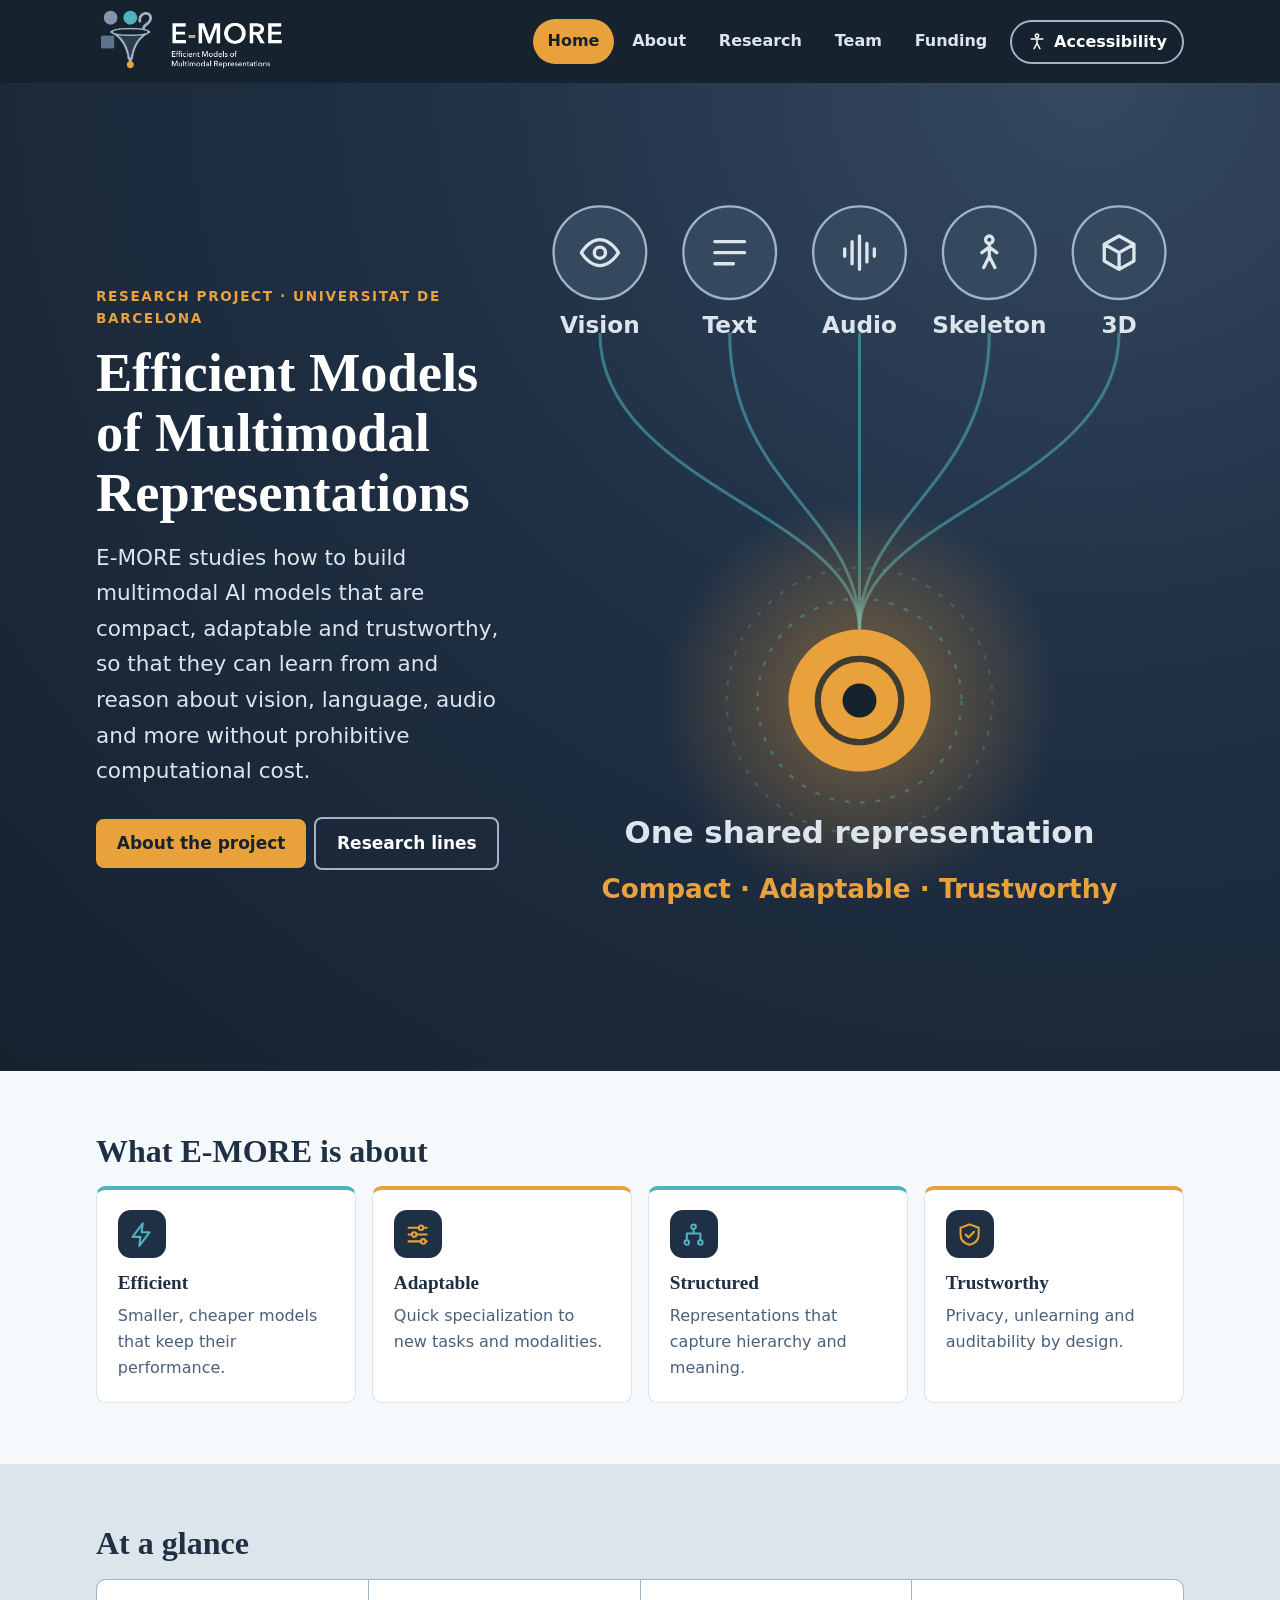
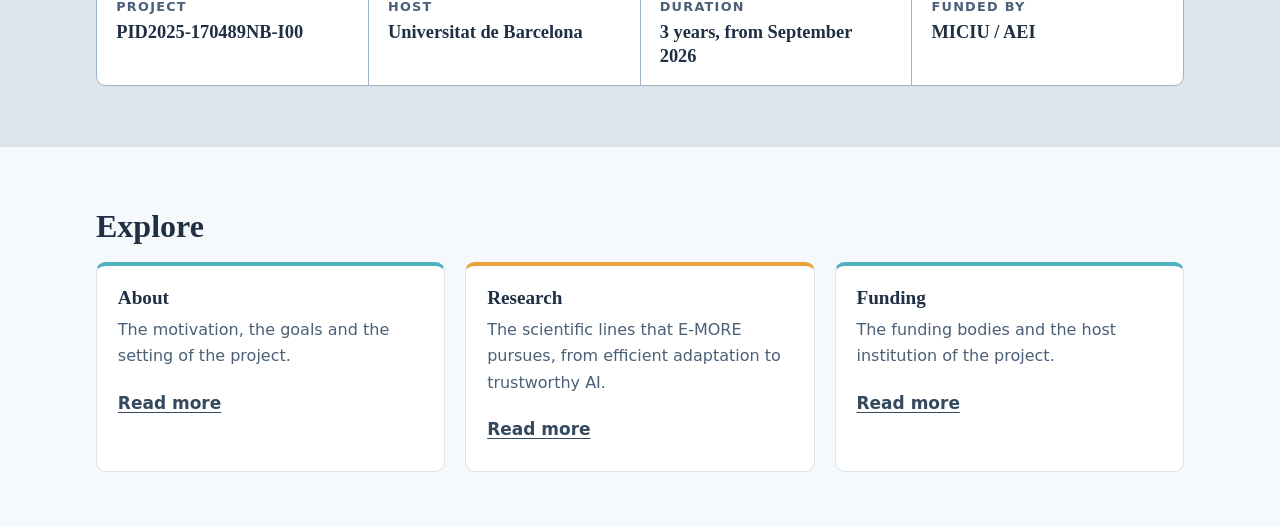
<file: index.html>
<!doctype html>
<html lang="en">
<head>
<meta charset="utf-8">
<meta name="viewport" content="width=device-width, initial-scale=1">
<title>E-MORE</title>
<meta name="description" content="E-MORE develops efficient, trustworthy and structured models for multimodal AI. A research project of the Universitat de Barcelona.">
<meta property="og:title" content="E-MORE">
<meta property="og:description" content="E-MORE develops efficient, trustworthy and structured models for multimodal AI. A research project of the Universitat de Barcelona.">
<meta property="og:type" content="website">
<meta property="og:image" content="https://emore-project.github.io/assets/og-image.png">
<meta name="theme-color" content="#17222F">
<link rel="icon" type="image/svg+xml" href="assets/icons/favicon.svg">
<link rel="icon" type="image/png" sizes="32x32" href="assets/icons/favicon-32.png">
<link rel="apple-touch-icon" href="assets/icons/apple-touch-icon.png">
<link rel="stylesheet" href="css/style.css">
<script src="assets/js/a11y.js"></script>
</head>
<body>
<a class="skip" href="#main">Skip to main content</a>
<header class="site-header"><div class="wrap">
<a class="brand" href="index.html"><img src="assets/logos/emore-dark-800.png" alt="E-MORE – Efficient Models of Multimodal Representations, home" width="800" height="229"></a>
<div class="head-right">
<nav class="nav" aria-label="Main"><a href="index.html" aria-current="page">Home</a><a href="about.html">About</a><a href="research.html">Research</a><a href="team.html">Team</a><a href="funding.html">Funding</a></nav>
<div class="a11y">
<button type="button" id="a11y-btn" class="a11y-btn" aria-expanded="false" aria-controls="a11y-panel"><svg viewBox="0 0 24 24" aria-hidden="true" focusable="false"><circle cx="12" cy="4.5" r="2"/><path d="M5 8.5h14M12 8.5v5M12 13.5l-3.5 6.5M12 13.5l3.5 6.5"/></svg><span>Accessibility</span></button>
<div id="a11y-panel" class="a11y-panel" role="group" aria-labelledby="a11y-title" hidden>
<p id="a11y-title" class="a11y-title">Display options</p>
<label><input type="checkbox" data-opt="contrast"> High contrast</label>
<label><input type="checkbox" data-opt="text"> Larger text</label>
<label><input type="checkbox" data-opt="spacing"> Wider text spacing</label>
<label><input type="checkbox" data-opt="links"> Underline all links</label>
<div class="a11y-actions"><button type="button" id="a11y-reset" class="a11y-reset">Reset</button><a href="accessibility.html">Accessibility statement</a></div>
</div>
</div>
</div>
</div></header>
<main id="main" tabindex="-1">
<section class="hero"><div class="wrap hero-grid">
<div class="hero-text">
<p class="eyebrow">Research project · Universitat de Barcelona</p>
<h1>Efficient Models of Multimodal Representations</h1>
<p class="lead">E-MORE studies how to build multimodal AI models that are compact, adaptable and trustworthy, so that they can learn from and reason about vision, language, audio and more without prohibitive computational cost.</p>
<a class="btn" href="about.html">About the project</a><a class="btn ghost" href="research.html">Research lines</a>
</div>
<div class="hero-visual"><picture><source media="(max-width:48rem)" srcset="assets/img/converge-mobile.svg"><img src="assets/img/converge.svg" alt="Diagram: vision, text, audio, skeleton and 3D data converge into one efficient shared representation that is compact, adaptable and trustworthy." width="960" height="420"></picture></div>
</div></section>
<section><div class="wrap">
<h2>What E-MORE is about</h2>
<div class="pillars">
<div class="card"><span class="icon" aria-hidden="true"><svg viewBox="0 0 24 24" focusable="false"><path d="M13 2L4 14h7l-1 8 9-12h-7z"/></svg></span><h3>Efficient</h3><p>Smaller, cheaper models that keep their performance.</p></div>
<div class="card"><span class="icon" aria-hidden="true"><svg viewBox="0 0 24 24" focusable="false"><path d="M4 6h8M18 6h2M4 12h2M12 12h8M4 18h10M20 18h0"/><circle cx="15" cy="6" r="2"/><circle cx="9" cy="12" r="2"/><circle cx="17" cy="18" r="2"/></svg></span><h3>Adaptable</h3><p>Quick specialization to new tasks and modalities.</p></div>
<div class="card"><span class="icon" aria-hidden="true"><svg viewBox="0 0 24 24" focusable="false"><circle cx="12" cy="5" r="2"/><circle cx="6" cy="19" r="2"/><circle cx="18" cy="19" r="2"/><path d="M12 7v4M12 11H6v6M12 11h6v6"/></svg></span><h3>Structured</h3><p>Representations that capture hierarchy and meaning.</p></div>
<div class="card"><span class="icon" aria-hidden="true"><svg viewBox="0 0 24 24" focusable="false"><path d="M12 3l8 3v6c0 5-3.5 8-8 9-4.5-1-8-4-8-9V6z"/><path d="M8.5 12l2.5 2.5L16 9.5"/></svg></span><h3>Trustworthy</h3><p>Privacy, unlearning and auditability by design.</p></div>
</div>
</div></section>
<section class="band"><div class="wrap">
<h2>At a glance</h2>
<dl class="facts">
<div><dt>Project</dt><dd>PID2025-170489NB-I00</dd></div>
<div><dt>Host</dt><dd>Universitat de Barcelona</dd></div>
<div><dt>Duration</dt><dd>3 years, from September 2026</dd></div>
<div><dt>Funded by</dt><dd>MICIU / AEI</dd></div>
</dl>
</div></section>
<section><div class="wrap">
<h2>Explore</h2>
<div class="grid">
<div class="card"><h3>About</h3><p>The motivation, the goals and the setting of the project.</p><a class="more" href="about.html">Read more<span class="sr-only"> about the project</span></a></div>
<div class="card"><h3>Research</h3><p>The scientific lines that E-MORE pursues, from efficient adaptation to trustworthy AI.</p><a class="more" href="research.html">Read more<span class="sr-only"> about the research lines</span></a></div>
<div class="card"><h3>Funding</h3><p>The funding bodies and the host institution of the project.</p><a class="more" href="funding.html">Read more<span class="sr-only"> about the funding</span></a></div>
</div></div></section>
</main>
<footer class="site-footer"><div class="wrap">
<p>E-MORE – Efficient Models of Multimodal Representations. Grant PID2025-170489NB-I00 funded by MICIU/AEI/10.13039/501100011033 and by ESF+. Universitat de Barcelona, Facultat de Matemàtiques i Informàtica.</p>
<div class="flogos"><img src="assets/logos/micin-ue-aei.png" alt="" width="2521" height="369"><img src="assets/logos/ub.png" alt="" width="1734" height="465"></div>
<nav class="foot-nav" aria-label="Footer"><ul><li><a href="accessibility.html">Accessibility statement</a></li><li><a href="https://github.com/emore-project/emore-project.github.io">Website source on GitHub</a></li></ul></nav>
</div></footer>
</body>
</html>
</file>
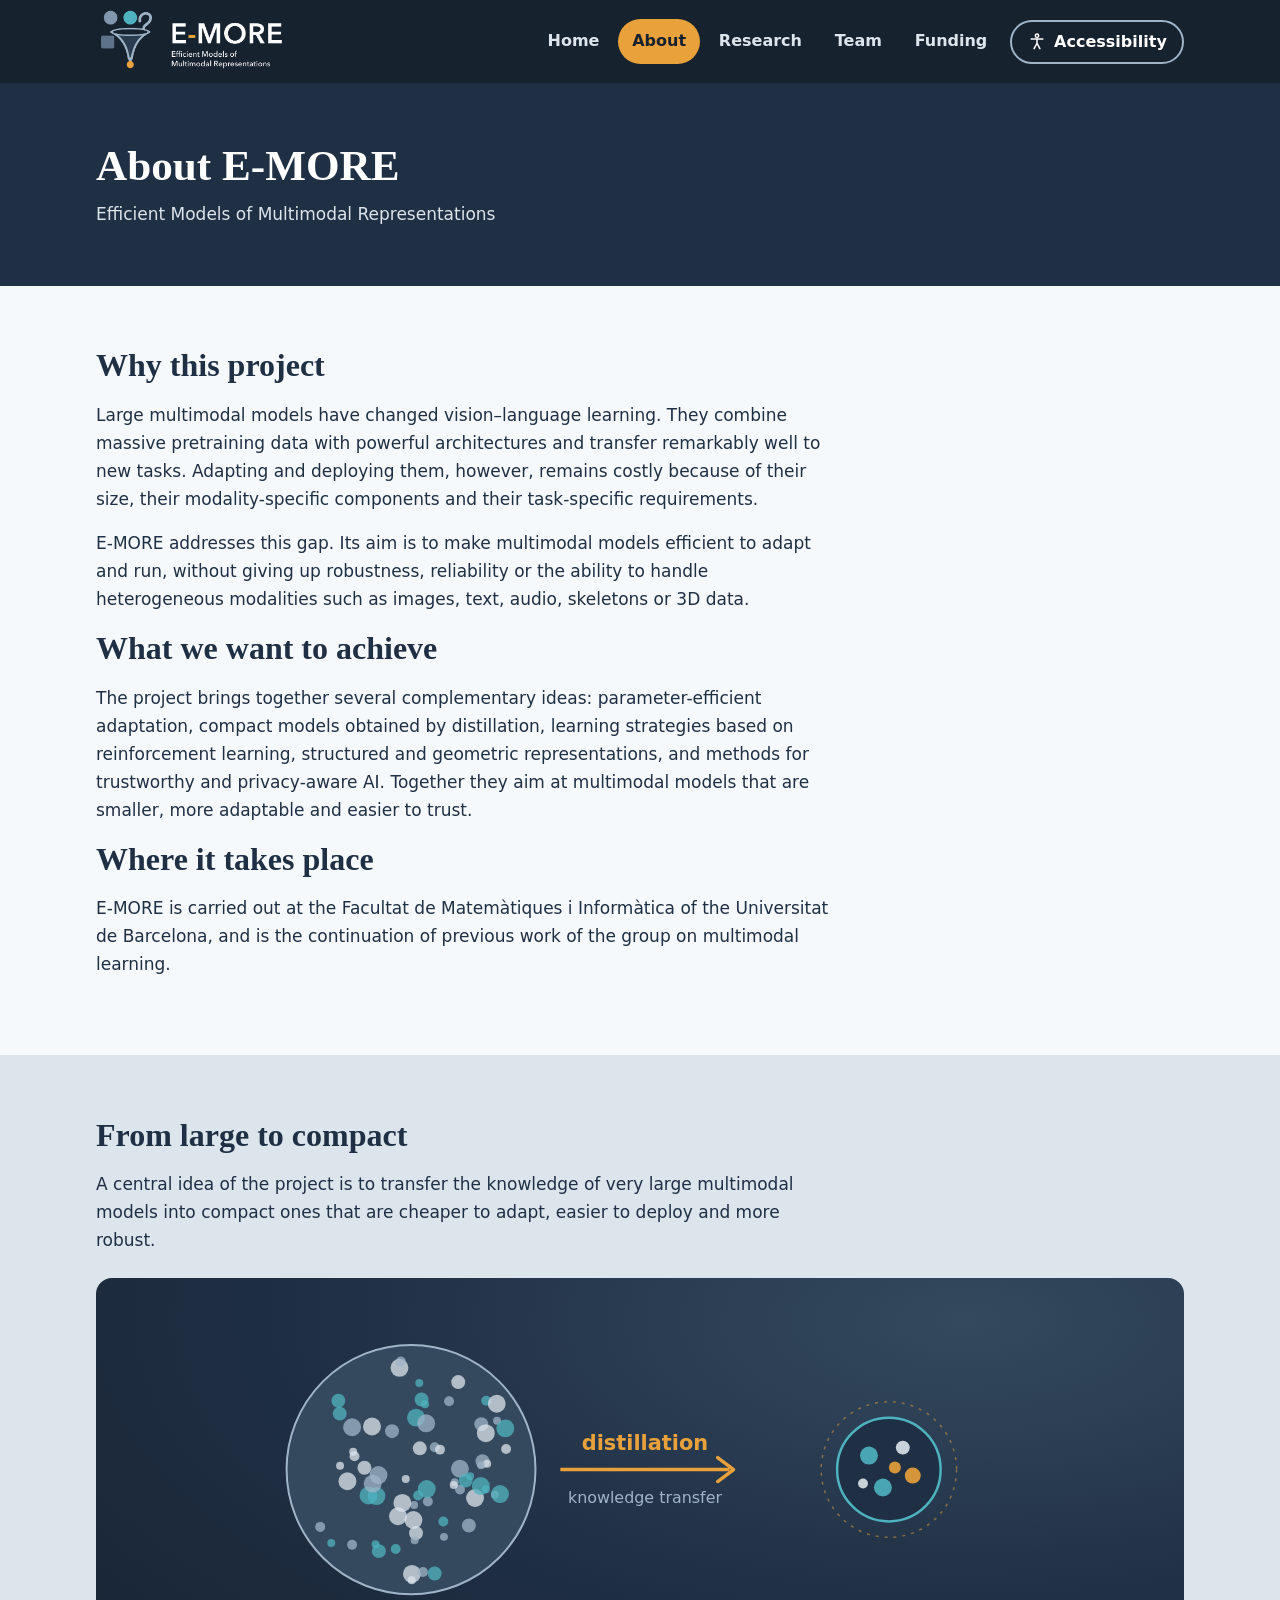
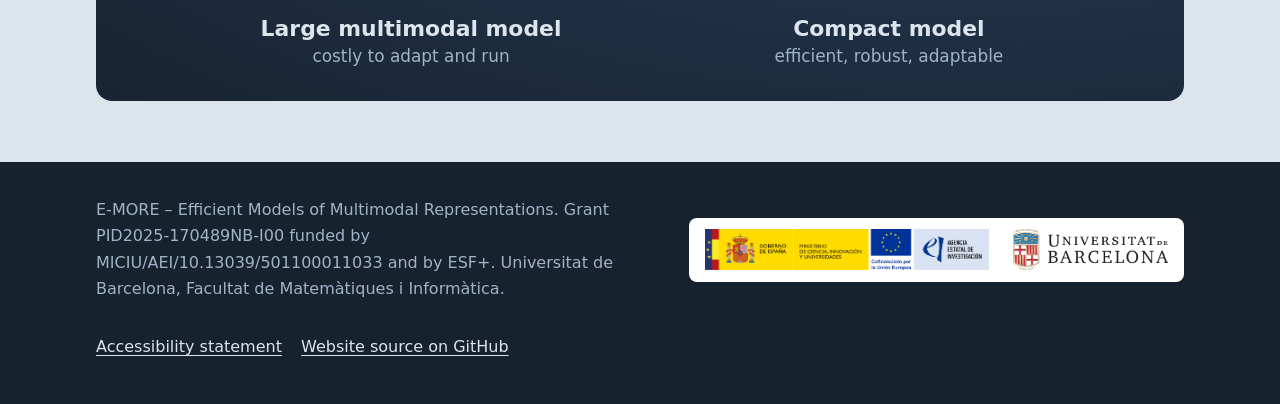
<file: about.html>
<!doctype html>
<html lang="en">
<head>
<meta charset="utf-8">
<meta name="viewport" content="width=device-width, initial-scale=1">
<title>About · E-MORE</title>
<meta name="description" content="Motivation, goals and setting of the E-MORE project on efficient multimodal representations.">
<meta property="og:title" content="About · E-MORE">
<meta property="og:description" content="Motivation, goals and setting of the E-MORE project on efficient multimodal representations.">
<meta property="og:type" content="website">
<meta property="og:image" content="https://emore-project.github.io/assets/og-image.png">
<meta name="theme-color" content="#17222F">
<link rel="icon" type="image/svg+xml" href="assets/icons/favicon.svg">
<link rel="icon" type="image/png" sizes="32x32" href="assets/icons/favicon-32.png">
<link rel="apple-touch-icon" href="assets/icons/apple-touch-icon.png">
<link rel="stylesheet" href="css/style.css">
<script src="assets/js/a11y.js"></script>
</head>
<body>
<a class="skip" href="#main">Skip to main content</a>
<header class="site-header"><div class="wrap">
<a class="brand" href="index.html"><img src="assets/logos/emore-dark-800.png" alt="E-MORE – Efficient Models of Multimodal Representations, home" width="800" height="229"></a>
<div class="head-right">
<nav class="nav" aria-label="Main"><a href="index.html">Home</a><a href="about.html" aria-current="page">About</a><a href="research.html">Research</a><a href="team.html">Team</a><a href="funding.html">Funding</a></nav>
<div class="a11y">
<button type="button" id="a11y-btn" class="a11y-btn" aria-expanded="false" aria-controls="a11y-panel"><svg viewBox="0 0 24 24" aria-hidden="true" focusable="false"><circle cx="12" cy="4.5" r="2"/><path d="M5 8.5h14M12 8.5v5M12 13.5l-3.5 6.5M12 13.5l3.5 6.5"/></svg><span>Accessibility</span></button>
<div id="a11y-panel" class="a11y-panel" role="group" aria-labelledby="a11y-title" hidden>
<p id="a11y-title" class="a11y-title">Display options</p>
<label><input type="checkbox" data-opt="contrast"> High contrast</label>
<label><input type="checkbox" data-opt="text"> Larger text</label>
<label><input type="checkbox" data-opt="spacing"> Wider text spacing</label>
<label><input type="checkbox" data-opt="links"> Underline all links</label>
<div class="a11y-actions"><button type="button" id="a11y-reset" class="a11y-reset">Reset</button><a href="accessibility.html">Accessibility statement</a></div>
</div>
</div>
</div>
</div></header>
<main id="main" tabindex="-1">
<div class="page-head"><div class="wrap"><h1>About E-MORE</h1><p>Efficient Models of Multimodal Representations</p></div></div>
<section><div class="wrap">
<h2>Why this project</h2>
<p>Large multimodal models have changed vision–language learning. They combine massive pretraining data with powerful architectures and transfer remarkably well to new tasks. Adapting and deploying them, however, remains costly because of their size, their modality-specific components and their task-specific requirements.</p>
<p>E-MORE addresses this gap. Its aim is to make multimodal models efficient to adapt and run, without giving up robustness, reliability or the ability to handle heterogeneous modalities such as images, text, audio, skeletons or 3D data.</p>
<h2>What we want to achieve</h2>
<p>The project brings together several complementary ideas: parameter-efficient adaptation, compact models obtained by distillation, learning strategies based on reinforcement learning, structured and geometric representations, and methods for trustworthy and privacy-aware AI. Together they aim at multimodal models that are smaller, more adaptable and easier to trust.</p>
<h2>Where it takes place</h2>
<p>E-MORE is carried out at the Facultat de Matemàtiques i Informàtica of the Universitat de Barcelona, and is the continuation of previous work of the group on multimodal learning.</p>
</div></section>
<section class="band"><div class="wrap">
<h2>From large to compact</h2>
<p>A central idea of the project is to transfer the knowledge of very large multimodal models into compact ones that are cheaper to adapt, easier to deploy and more robust.</p>
<div class="panel-wrap panel"><picture><source media="(max-width:40rem)" srcset="assets/img/distill-mobile.svg"><img src="assets/img/distill.svg" alt="Diagram: a large multimodal model, costly to adapt and run, is distilled into a compact model that is efficient, robust and adaptable." width="900" height="360"></picture></div>
</div></section>
</main>
<footer class="site-footer"><div class="wrap">
<p>E-MORE – Efficient Models of Multimodal Representations. Grant PID2025-170489NB-I00 funded by MICIU/AEI/10.13039/501100011033 and by ESF+. Universitat de Barcelona, Facultat de Matemàtiques i Informàtica.</p>
<div class="flogos"><img src="assets/logos/micin-ue-aei.png" alt="" width="2521" height="369"><img src="assets/logos/ub.png" alt="" width="1734" height="465"></div>
<nav class="foot-nav" aria-label="Footer"><ul><li><a href="accessibility.html">Accessibility statement</a></li><li><a href="https://github.com/emore-project/emore-project.github.io">Website source on GitHub</a></li></ul></nav>
</div></footer>
</body>
</html>
</file>
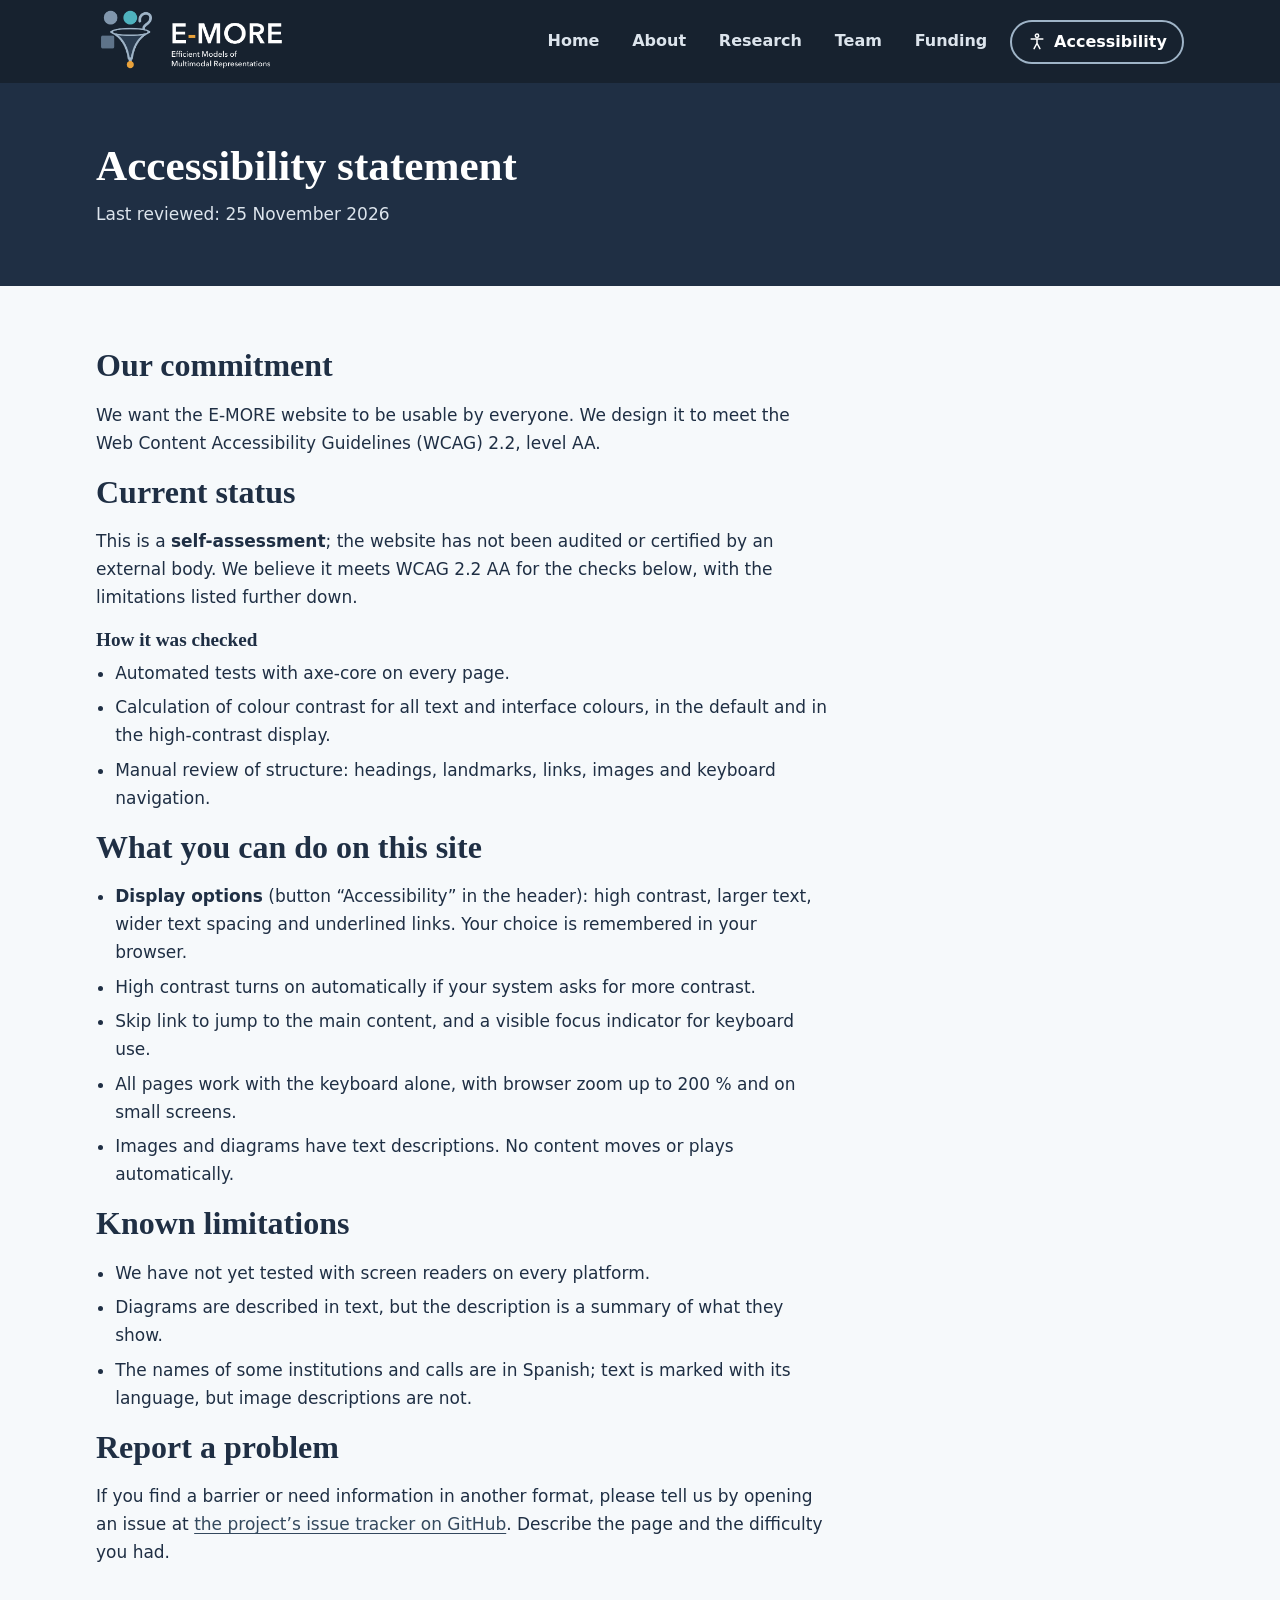
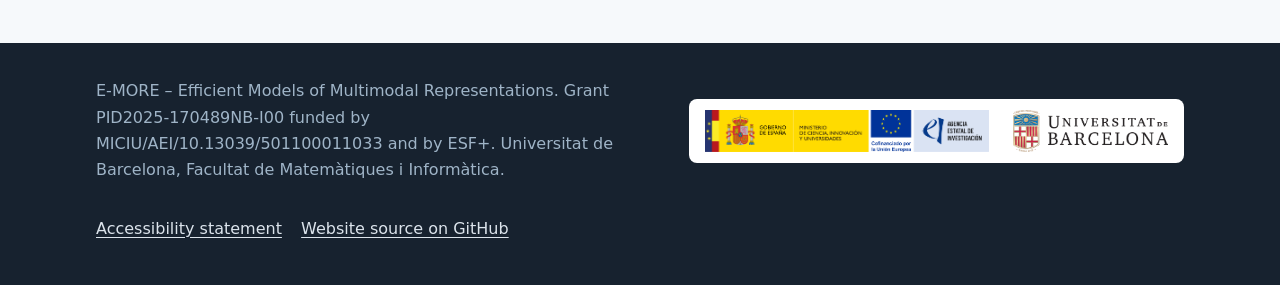
<file: accessibility.html>
<!doctype html>
<html lang="en">
<head>
<meta charset="utf-8">
<meta name="viewport" content="width=device-width, initial-scale=1">
<title>Accessibility statement · E-MORE</title>
<meta name="description" content="Accessibility statement of the E-MORE website: standard, current status, available options and how to report problems.">
<meta property="og:title" content="Accessibility statement · E-MORE">
<meta property="og:description" content="Accessibility statement of the E-MORE website: standard, current status, available options and how to report problems.">
<meta property="og:type" content="website">
<meta property="og:image" content="https://emore-project.github.io/assets/og-image.png">
<meta name="theme-color" content="#17222F">
<link rel="icon" type="image/svg+xml" href="assets/icons/favicon.svg">
<link rel="icon" type="image/png" sizes="32x32" href="assets/icons/favicon-32.png">
<link rel="apple-touch-icon" href="assets/icons/apple-touch-icon.png">
<link rel="stylesheet" href="css/style.css">
<script src="assets/js/a11y.js"></script>
</head>
<body>
<a class="skip" href="#main">Skip to main content</a>
<header class="site-header"><div class="wrap">
<a class="brand" href="index.html"><img src="assets/logos/emore-dark-800.png" alt="E-MORE – Efficient Models of Multimodal Representations, home" width="800" height="229"></a>
<div class="head-right">
<nav class="nav" aria-label="Main"><a href="index.html">Home</a><a href="about.html">About</a><a href="research.html">Research</a><a href="team.html">Team</a><a href="funding.html">Funding</a></nav>
<div class="a11y">
<button type="button" id="a11y-btn" class="a11y-btn" aria-expanded="false" aria-controls="a11y-panel"><svg viewBox="0 0 24 24" aria-hidden="true" focusable="false"><circle cx="12" cy="4.5" r="2"/><path d="M5 8.5h14M12 8.5v5M12 13.5l-3.5 6.5M12 13.5l3.5 6.5"/></svg><span>Accessibility</span></button>
<div id="a11y-panel" class="a11y-panel" role="group" aria-labelledby="a11y-title" hidden>
<p id="a11y-title" class="a11y-title">Display options</p>
<label><input type="checkbox" data-opt="contrast"> High contrast</label>
<label><input type="checkbox" data-opt="text"> Larger text</label>
<label><input type="checkbox" data-opt="spacing"> Wider text spacing</label>
<label><input type="checkbox" data-opt="links"> Underline all links</label>
<div class="a11y-actions"><button type="button" id="a11y-reset" class="a11y-reset">Reset</button><a href="accessibility.html">Accessibility statement</a></div>
</div>
</div>
</div>
</div></header>
<main id="main" tabindex="-1">
<div class="page-head"><div class="wrap"><h1>Accessibility statement</h1><p>Last reviewed: 25 November 2026</p></div></div>
<section><div class="wrap">
<h2>Our commitment</h2>
<p>We want the E-MORE website to be usable by everyone. We design it to meet the Web Content Accessibility Guidelines (WCAG) 2.2, level AA.</p>
<h2>Current status</h2>
<p>This is a <strong>self-assessment</strong>; the website has not been audited or certified by an external body. We believe it meets WCAG 2.2 AA for the checks below, with the limitations listed further down.</p>
<h3>How it was checked</h3>
<ul class="plain">
<li>Automated tests with axe-core on every page.</li>
<li>Calculation of colour contrast for all text and interface colours, in the default and in the high-contrast display.</li>
<li>Manual review of structure: headings, landmarks, links, images and keyboard navigation.</li>
</ul>
<h2>What you can do on this site</h2>
<ul class="plain">
<li><strong>Display options</strong> (button “Accessibility” in the header): high contrast, larger text, wider text spacing and underlined links. Your choice is remembered in your browser.</li>
<li>High contrast turns on automatically if your system asks for more contrast.</li>
<li>Skip link to jump to the main content, and a visible focus indicator for keyboard use.</li>
<li>All pages work with the keyboard alone, with browser zoom up to 200 % and on small screens.</li>
<li>Images and diagrams have text descriptions. No content moves or plays automatically.</li>
</ul>
<h2>Known limitations</h2>
<ul class="plain">
<li>We have not yet tested with screen readers on every platform.</li>
<li>Diagrams are described in text, but the description is a summary of what they show.</li>
<li>The names of some institutions and calls are in Spanish; text is marked with its language, but image descriptions are not.</li>
</ul>
<h2>Report a problem</h2>
<p>If you find a barrier or need information in another format, please tell us by opening an issue at <a href="https://github.com/emore-project/emore-project.github.io/issues">the project’s issue tracker on GitHub</a>. Describe the page and the difficulty you had.</p>
</div></section>
</main>
<footer class="site-footer"><div class="wrap">
<p>E-MORE – Efficient Models of Multimodal Representations. Grant PID2025-170489NB-I00 funded by MICIU/AEI/10.13039/501100011033 and by ESF+. Universitat de Barcelona, Facultat de Matemàtiques i Informàtica.</p>
<div class="flogos"><img src="assets/logos/micin-ue-aei.png" alt="" width="2521" height="369"><img src="assets/logos/ub.png" alt="" width="1734" height="465"></div>
<nav class="foot-nav" aria-label="Footer"><ul><li><a href="accessibility.html">Accessibility statement</a></li><li><a href="https://github.com/emore-project/emore-project.github.io">Website source on GitHub</a></li></ul></nav>
</div></footer>
</body>
</html>
</file>
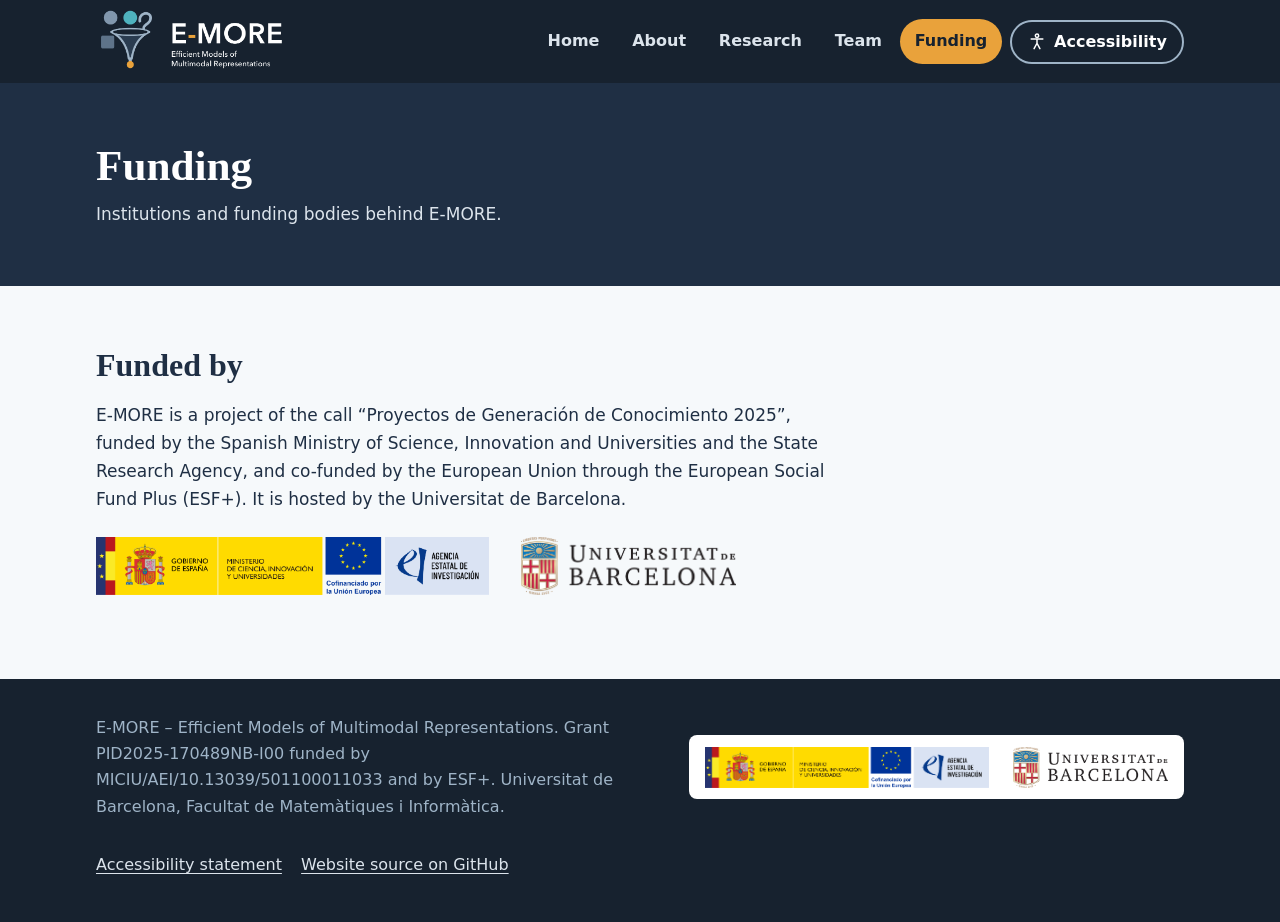
<file: funding.html>
<!doctype html>
<html lang="en">
<head>
<meta charset="utf-8">
<meta name="viewport" content="width=device-width, initial-scale=1">
<title>Funding · E-MORE</title>
<meta name="description" content="Funding bodies and host institution of the E-MORE project PID2025-170489NB-I00.">
<meta property="og:title" content="Funding · E-MORE">
<meta property="og:description" content="Funding bodies and host institution of the E-MORE project PID2025-170489NB-I00.">
<meta property="og:type" content="website">
<meta property="og:image" content="https://emore-project.github.io/assets/og-image.png">
<meta name="theme-color" content="#17222F">
<link rel="icon" type="image/svg+xml" href="assets/icons/favicon.svg">
<link rel="icon" type="image/png" sizes="32x32" href="assets/icons/favicon-32.png">
<link rel="apple-touch-icon" href="assets/icons/apple-touch-icon.png">
<link rel="stylesheet" href="css/style.css">
<script src="assets/js/a11y.js"></script>
</head>
<body>
<a class="skip" href="#main">Skip to main content</a>
<header class="site-header"><div class="wrap">
<a class="brand" href="index.html"><img src="assets/logos/emore-dark-800.png" alt="E-MORE – Efficient Models of Multimodal Representations, home" width="800" height="229"></a>
<div class="head-right">
<nav class="nav" aria-label="Main"><a href="index.html">Home</a><a href="about.html">About</a><a href="research.html">Research</a><a href="team.html">Team</a><a href="funding.html" aria-current="page">Funding</a></nav>
<div class="a11y">
<button type="button" id="a11y-btn" class="a11y-btn" aria-expanded="false" aria-controls="a11y-panel"><svg viewBox="0 0 24 24" aria-hidden="true" focusable="false"><circle cx="12" cy="4.5" r="2"/><path d="M5 8.5h14M12 8.5v5M12 13.5l-3.5 6.5M12 13.5l3.5 6.5"/></svg><span>Accessibility</span></button>
<div id="a11y-panel" class="a11y-panel" role="group" aria-labelledby="a11y-title" hidden>
<p id="a11y-title" class="a11y-title">Display options</p>
<label><input type="checkbox" data-opt="contrast"> High contrast</label>
<label><input type="checkbox" data-opt="text"> Larger text</label>
<label><input type="checkbox" data-opt="spacing"> Wider text spacing</label>
<label><input type="checkbox" data-opt="links"> Underline all links</label>
<div class="a11y-actions"><button type="button" id="a11y-reset" class="a11y-reset">Reset</button><a href="accessibility.html">Accessibility statement</a></div>
</div>
</div>
</div>
</div></header>
<main id="main" tabindex="-1">
<div class="page-head"><div class="wrap"><h1>Funding</h1><p>Institutions and funding bodies behind E-MORE.</p></div></div>
<section><div class="wrap">
<h2>Funded by</h2>
<p>E-MORE is a project of the call “<span lang="es">Proyectos de Generación de Conocimiento 2025</span>”, funded by the Spanish Ministry of Science, Innovation and Universities and the State Research Agency, and co-funded by the European Union through the European Social Fund Plus (ESF+). It is hosted by the Universitat de Barcelona.</p>
<div class="logos"><img src="assets/logos/micin-ue-aei.png" alt="Spanish Ministry of Science, Innovation and Universities; co-funded by the European Union; State Research Agency" width="2521" height="369"><img src="assets/logos/ub.png" alt="Universitat de Barcelona" width="1734" height="465"></div>
</div></section>
</main>
<footer class="site-footer"><div class="wrap">
<p>E-MORE – Efficient Models of Multimodal Representations. Grant PID2025-170489NB-I00 funded by MICIU/AEI/10.13039/501100011033 and by ESF+. Universitat de Barcelona, Facultat de Matemàtiques i Informàtica.</p>
<div class="flogos"><img src="assets/logos/micin-ue-aei.png" alt="" width="2521" height="369"><img src="assets/logos/ub.png" alt="" width="1734" height="465"></div>
<nav class="foot-nav" aria-label="Footer"><ul><li><a href="accessibility.html">Accessibility statement</a></li><li><a href="https://github.com/emore-project/emore-project.github.io">Website source on GitHub</a></li></ul></nav>
</div></footer>
</body>
</html>
</file>
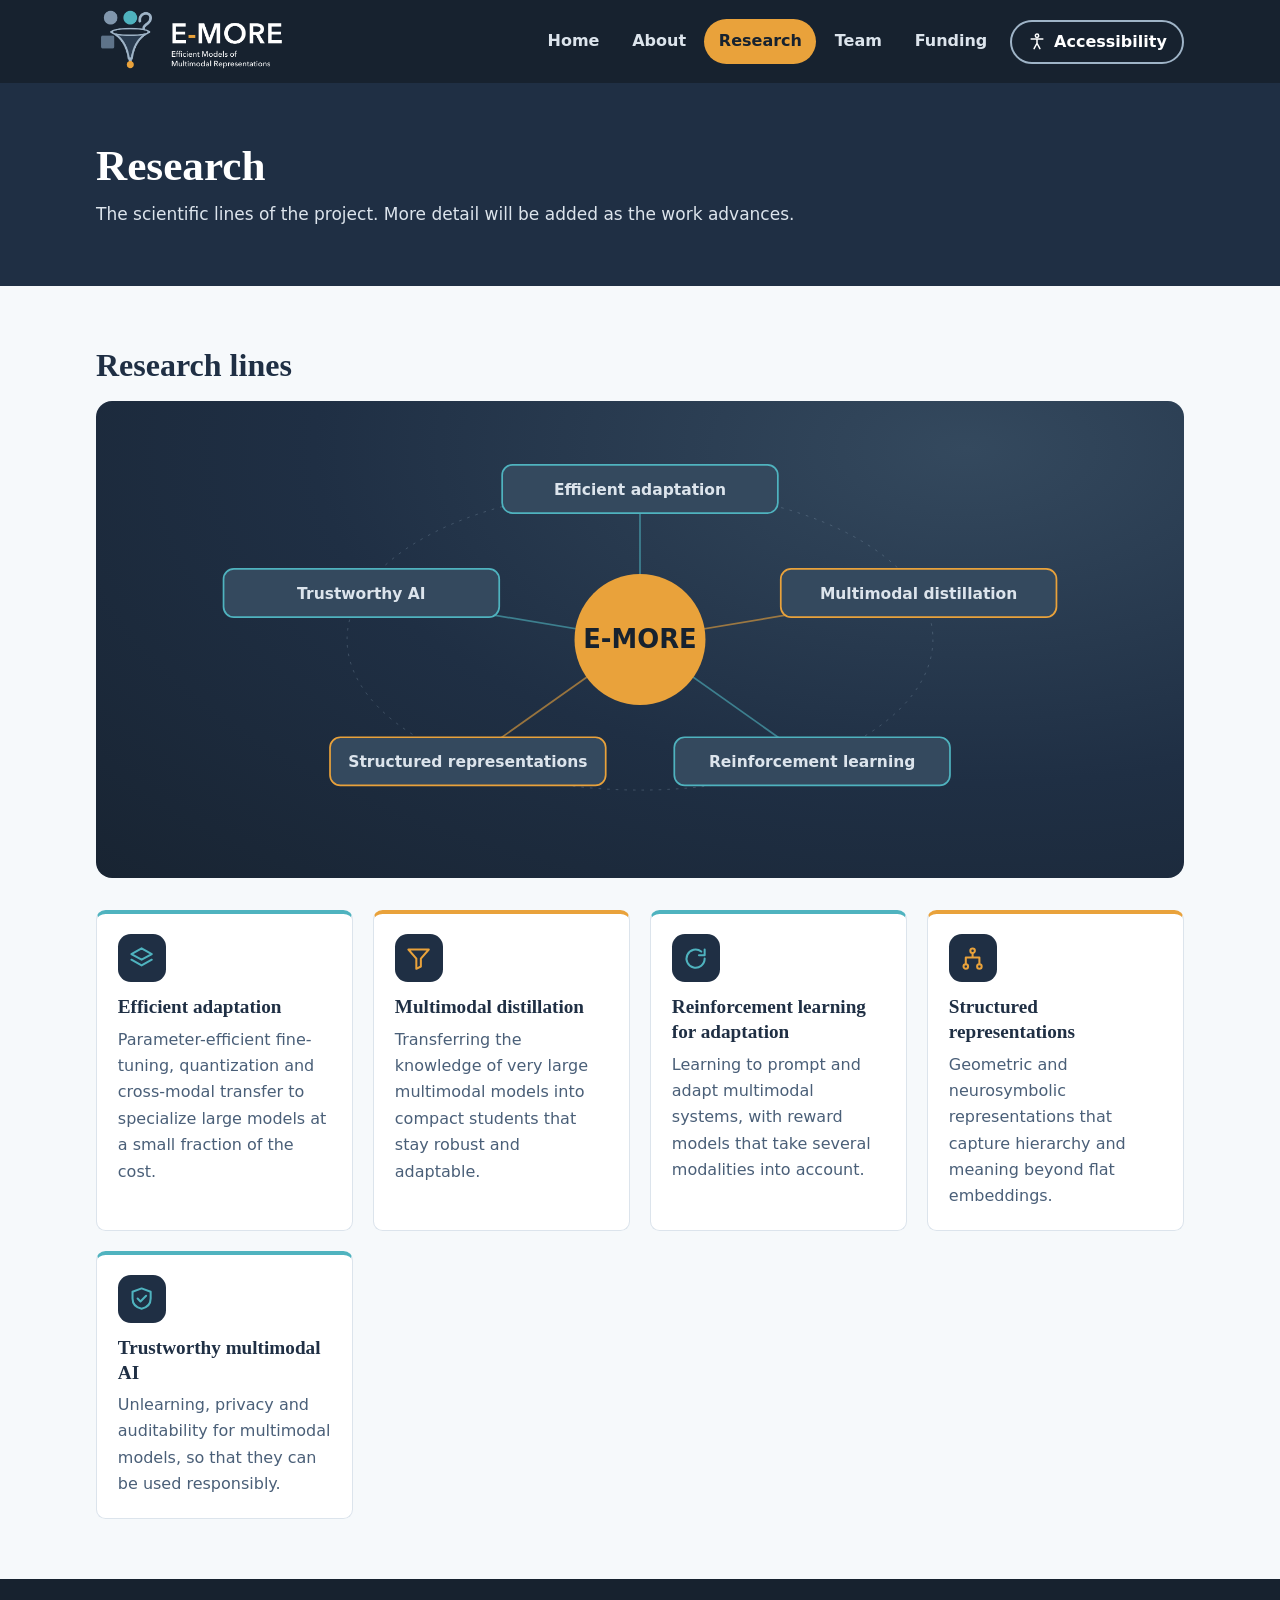
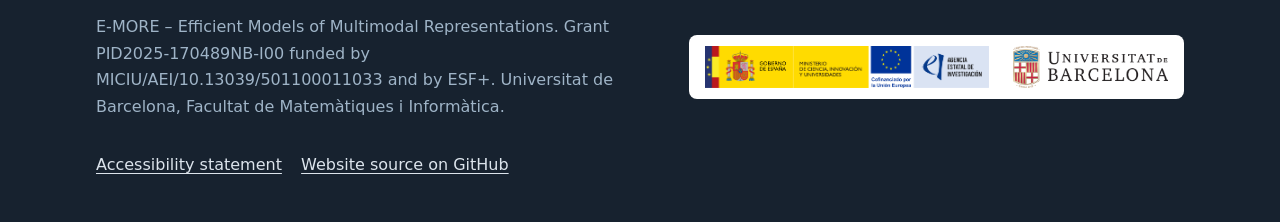
<file: research.html>
<!doctype html>
<html lang="en">
<head>
<meta charset="utf-8">
<meta name="viewport" content="width=device-width, initial-scale=1">
<title>Research · E-MORE</title>
<meta name="description" content="The research lines of E-MORE: efficient adaptation, distillation, reinforcement learning, structured representations and trustworthy AI.">
<meta property="og:title" content="Research · E-MORE">
<meta property="og:description" content="The research lines of E-MORE: efficient adaptation, distillation, reinforcement learning, structured representations and trustworthy AI.">
<meta property="og:type" content="website">
<meta property="og:image" content="https://emore-project.github.io/assets/og-image.png">
<meta name="theme-color" content="#17222F">
<link rel="icon" type="image/svg+xml" href="assets/icons/favicon.svg">
<link rel="icon" type="image/png" sizes="32x32" href="assets/icons/favicon-32.png">
<link rel="apple-touch-icon" href="assets/icons/apple-touch-icon.png">
<link rel="stylesheet" href="css/style.css">
<script src="assets/js/a11y.js"></script>
</head>
<body>
<a class="skip" href="#main">Skip to main content</a>
<header class="site-header"><div class="wrap">
<a class="brand" href="index.html"><img src="assets/logos/emore-dark-800.png" alt="E-MORE – Efficient Models of Multimodal Representations, home" width="800" height="229"></a>
<div class="head-right">
<nav class="nav" aria-label="Main"><a href="index.html">Home</a><a href="about.html">About</a><a href="research.html" aria-current="page">Research</a><a href="team.html">Team</a><a href="funding.html">Funding</a></nav>
<div class="a11y">
<button type="button" id="a11y-btn" class="a11y-btn" aria-expanded="false" aria-controls="a11y-panel"><svg viewBox="0 0 24 24" aria-hidden="true" focusable="false"><circle cx="12" cy="4.5" r="2"/><path d="M5 8.5h14M12 8.5v5M12 13.5l-3.5 6.5M12 13.5l3.5 6.5"/></svg><span>Accessibility</span></button>
<div id="a11y-panel" class="a11y-panel" role="group" aria-labelledby="a11y-title" hidden>
<p id="a11y-title" class="a11y-title">Display options</p>
<label><input type="checkbox" data-opt="contrast"> High contrast</label>
<label><input type="checkbox" data-opt="text"> Larger text</label>
<label><input type="checkbox" data-opt="spacing"> Wider text spacing</label>
<label><input type="checkbox" data-opt="links"> Underline all links</label>
<div class="a11y-actions"><button type="button" id="a11y-reset" class="a11y-reset">Reset</button><a href="accessibility.html">Accessibility statement</a></div>
</div>
</div>
</div>
</div></header>
<main id="main" tabindex="-1">
<div class="page-head"><div class="wrap"><h1>Research</h1><p>The scientific lines of the project. More detail will be added as the work advances.</p></div></div>
<section><div class="wrap">
<h2>Research lines</h2>
<div class="panel hide-sm"><img src="assets/img/hub.svg" alt="Diagram: the five research lines of E-MORE (efficient adaptation, multimodal distillation, reinforcement learning, structured representations and trustworthy AI) arranged around the project." width="1040" height="480"></div>
<div class="grid" style="margin-top:2rem"><div class="card"><span class="icon" aria-hidden="true"><svg viewBox="0 0 24 24" focusable="false"><path d="M12 3l9 5-9 5-9-5z"/><path d="M3 13l9 5 9-5"/></svg></span><h3>Efficient adaptation</h3><p>Parameter-efficient fine-tuning, quantization and cross-modal transfer to specialize large models at a small fraction of the cost.</p></div><div class="card"><span class="icon" aria-hidden="true"><svg viewBox="0 0 24 24" focusable="false"><path d="M3 4h18l-7 8v7l-4 2v-9z"/></svg></span><h3>Multimodal distillation</h3><p>Transferring the knowledge of very large multimodal models into compact students that stay robust and adaptable.</p></div><div class="card"><span class="icon" aria-hidden="true"><svg viewBox="0 0 24 24" focusable="false"><path d="M20 12a8 8 0 1 1-3-6.2"/><path d="M20 4v5h-5"/></svg></span><h3>Reinforcement learning for adaptation</h3><p>Learning to prompt and adapt multimodal systems, with reward models that take several modalities into account.</p></div><div class="card"><span class="icon" aria-hidden="true"><svg viewBox="0 0 24 24" focusable="false"><circle cx="12" cy="5" r="2"/><circle cx="6" cy="19" r="2"/><circle cx="18" cy="19" r="2"/><path d="M12 7v4M12 11H6v6M12 11h6v6"/></svg></span><h3>Structured representations</h3><p>Geometric and neurosymbolic representations that capture hierarchy and meaning beyond flat embeddings.</p></div><div class="card"><span class="icon" aria-hidden="true"><svg viewBox="0 0 24 24" focusable="false"><path d="M12 3l8 3v6c0 5-3.5 8-8 9-4.5-1-8-4-8-9V6z"/><path d="M8.5 12l2.5 2.5L16 9.5"/></svg></span><h3>Trustworthy multimodal AI</h3><p>Unlearning, privacy and auditability for multimodal models, so that they can be used responsibly.</p></div></div>
</div></section>
</main>
<footer class="site-footer"><div class="wrap">
<p>E-MORE – Efficient Models of Multimodal Representations. Grant PID2025-170489NB-I00 funded by MICIU/AEI/10.13039/501100011033 and by ESF+. Universitat de Barcelona, Facultat de Matemàtiques i Informàtica.</p>
<div class="flogos"><img src="assets/logos/micin-ue-aei.png" alt="" width="2521" height="369"><img src="assets/logos/ub.png" alt="" width="1734" height="465"></div>
<nav class="foot-nav" aria-label="Footer"><ul><li><a href="accessibility.html">Accessibility statement</a></li><li><a href="https://github.com/emore-project/emore-project.github.io">Website source on GitHub</a></li></ul></nav>
</div></footer>
</body>
</html>
</file>
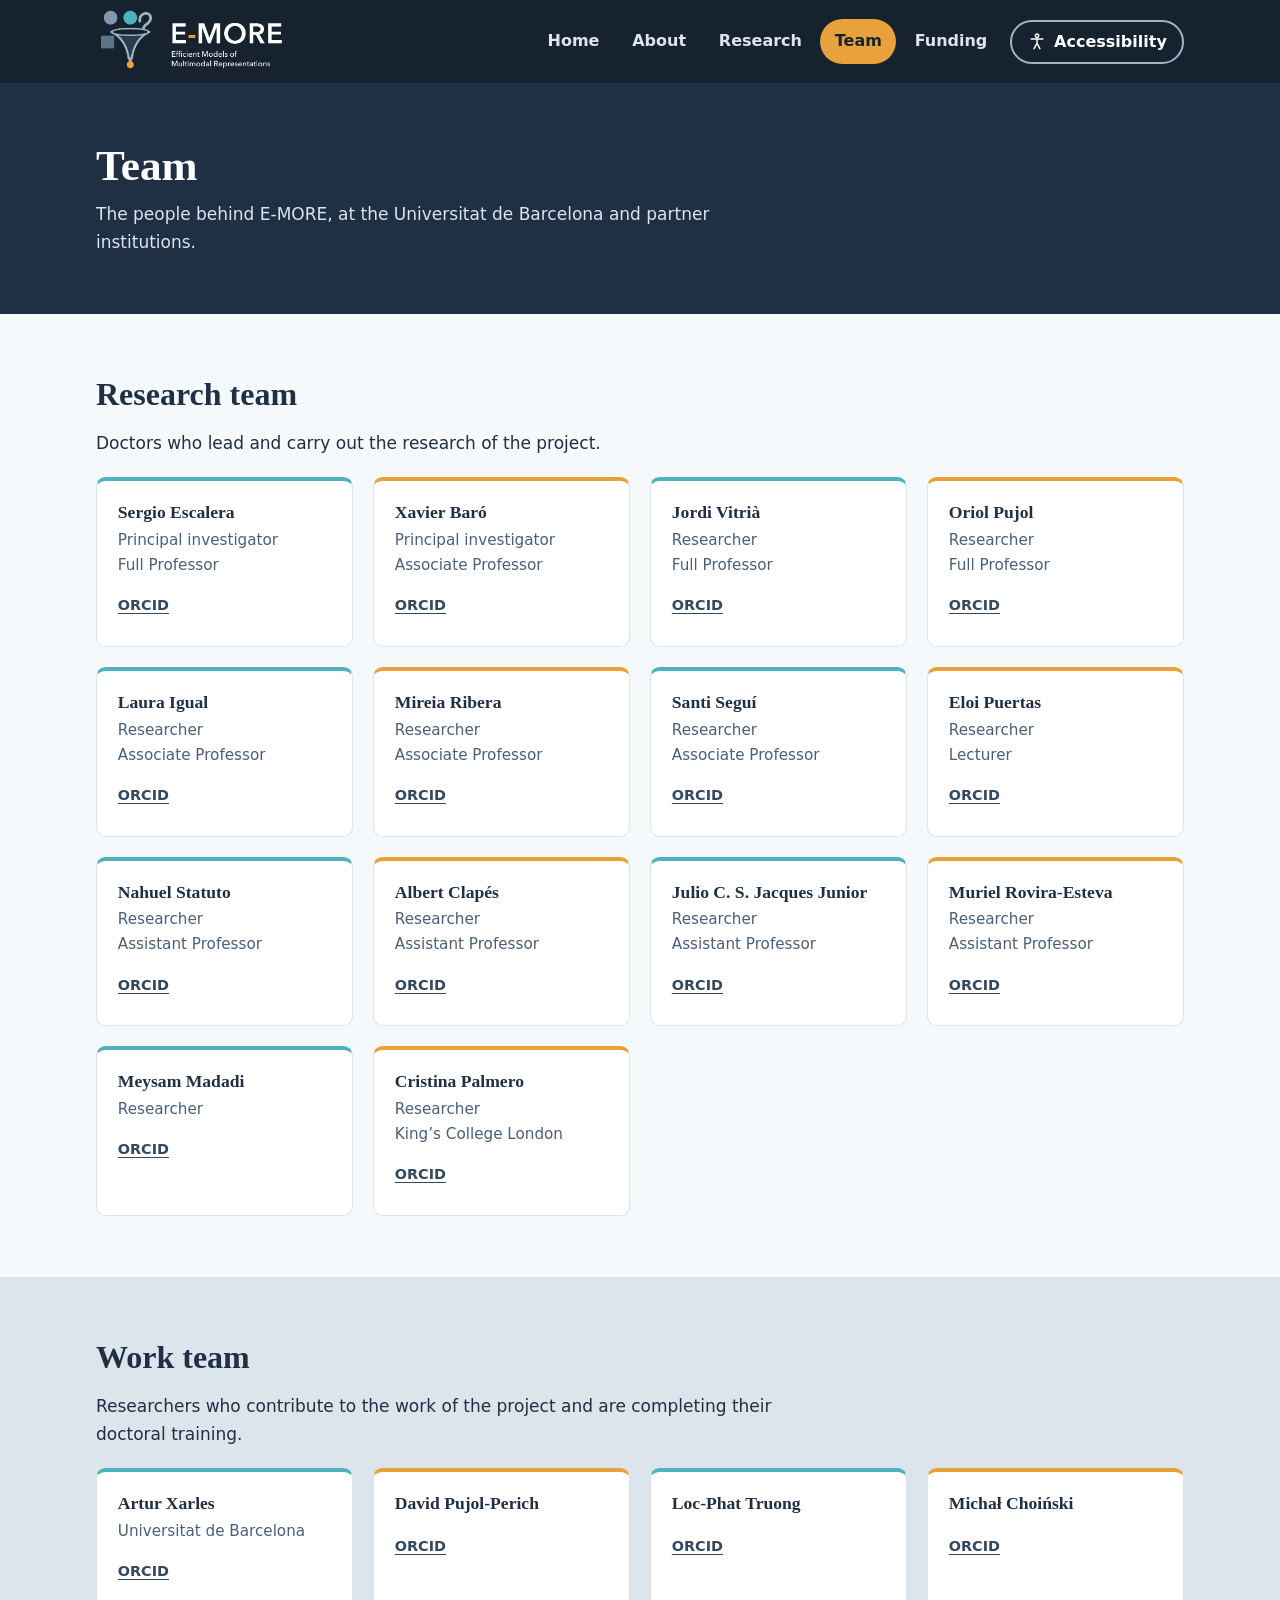
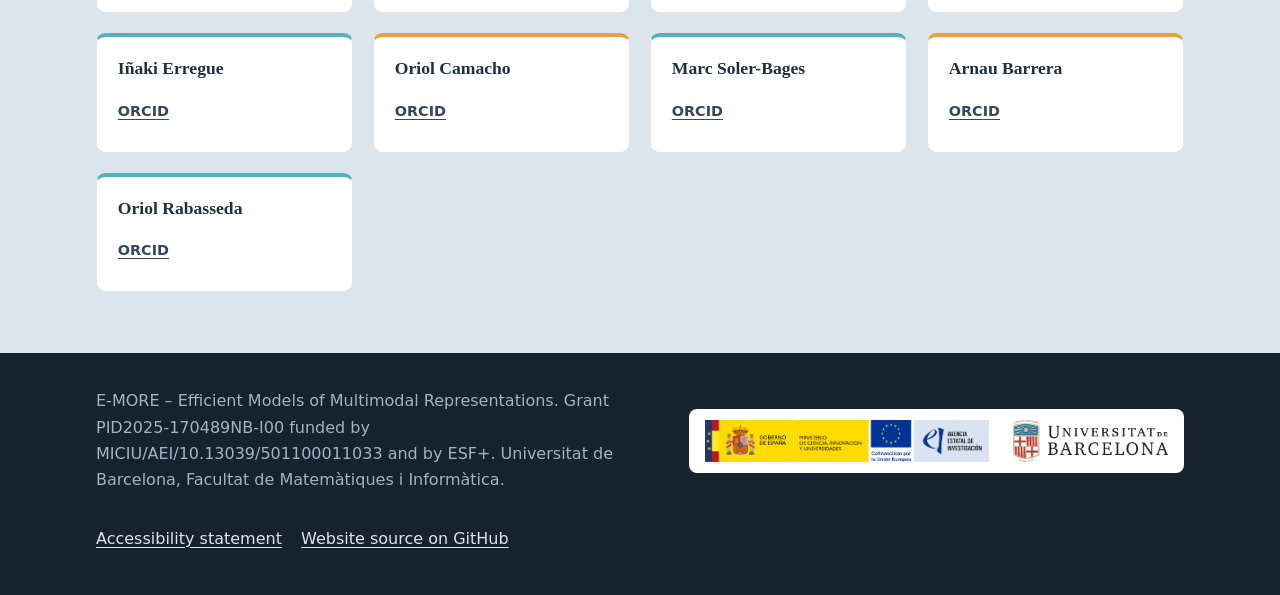
<file: team.html>
<!doctype html>
<html lang="en">
<head>
<meta charset="utf-8">
<meta name="viewport" content="width=device-width, initial-scale=1">
<title>Team · E-MORE</title>
<meta name="description" content="The research team and the work team of the E-MORE project at the Universitat de Barcelona.">
<meta property="og:title" content="Team · E-MORE">
<meta property="og:description" content="The research team and the work team of the E-MORE project at the Universitat de Barcelona.">
<meta property="og:type" content="website">
<meta property="og:image" content="https://emore-project.github.io/assets/og-image.png">
<meta name="theme-color" content="#17222F">
<link rel="icon" type="image/svg+xml" href="assets/icons/favicon.svg">
<link rel="icon" type="image/png" sizes="32x32" href="assets/icons/favicon-32.png">
<link rel="apple-touch-icon" href="assets/icons/apple-touch-icon.png">
<link rel="stylesheet" href="css/style.css">
<script src="assets/js/a11y.js"></script>
</head>
<body>
<a class="skip" href="#main">Skip to main content</a>
<header class="site-header"><div class="wrap">
<a class="brand" href="index.html"><img src="assets/logos/emore-dark-800.png" alt="E-MORE – Efficient Models of Multimodal Representations, home" width="800" height="229"></a>
<div class="head-right">
<nav class="nav" aria-label="Main"><a href="index.html">Home</a><a href="about.html">About</a><a href="research.html">Research</a><a href="team.html" aria-current="page">Team</a><a href="funding.html">Funding</a></nav>
<div class="a11y">
<button type="button" id="a11y-btn" class="a11y-btn" aria-expanded="false" aria-controls="a11y-panel"><svg viewBox="0 0 24 24" aria-hidden="true" focusable="false"><circle cx="12" cy="4.5" r="2"/><path d="M5 8.5h14M12 8.5v5M12 13.5l-3.5 6.5M12 13.5l3.5 6.5"/></svg><span>Accessibility</span></button>
<div id="a11y-panel" class="a11y-panel" role="group" aria-labelledby="a11y-title" hidden>
<p id="a11y-title" class="a11y-title">Display options</p>
<label><input type="checkbox" data-opt="contrast"> High contrast</label>
<label><input type="checkbox" data-opt="text"> Larger text</label>
<label><input type="checkbox" data-opt="spacing"> Wider text spacing</label>
<label><input type="checkbox" data-opt="links"> Underline all links</label>
<div class="a11y-actions"><button type="button" id="a11y-reset" class="a11y-reset">Reset</button><a href="accessibility.html">Accessibility statement</a></div>
</div>
</div>
</div>
</div></header>
<main id="main" tabindex="-1">
<div class="page-head"><div class="wrap"><h1>Team</h1><p>The people behind E-MORE, at the Universitat de Barcelona and partner institutions.</p></div></div>
<section><div class="wrap">
<h2>Research team</h2>
<p>Doctors who lead and carry out the research of the project.</p>
<ul class="grid team"><li class="card member"><h3>Sergio Escalera</h3><p class="role">Principal investigator</p><p class="role">Full Professor</p><a class="orcid" href="https://orcid.org/0000-0003-0617-8873">ORCID<span class="sr-only"> profile of Sergio Escalera</span></a></li><li class="card member"><h3>Xavier Baró</h3><p class="role">Principal investigator</p><p class="role">Associate Professor</p><a class="orcid" href="https://orcid.org/0000-0001-5338-3007">ORCID<span class="sr-only"> profile of Xavier Baró</span></a></li><li class="card member"><h3>Jordi Vitrià</h3><p class="role">Researcher</p><p class="role">Full Professor</p><a class="orcid" href="https://orcid.org/0000-0003-1484-539X">ORCID<span class="sr-only"> profile of Jordi Vitrià</span></a></li><li class="card member"><h3>Oriol Pujol</h3><p class="role">Researcher</p><p class="role">Full Professor</p><a class="orcid" href="https://orcid.org/0000-0001-7573-009X">ORCID<span class="sr-only"> profile of Oriol Pujol</span></a></li><li class="card member"><h3>Laura Igual</h3><p class="role">Researcher</p><p class="role">Associate Professor</p><a class="orcid" href="https://orcid.org/0000-0002-7225-7441">ORCID<span class="sr-only"> profile of Laura Igual</span></a></li><li class="card member"><h3>Mireia Ribera</h3><p class="role">Researcher</p><p class="role">Associate Professor</p><a class="orcid" href="https://orcid.org/0000-0003-1455-1869">ORCID<span class="sr-only"> profile of Mireia Ribera</span></a></li><li class="card member"><h3>Santi Seguí</h3><p class="role">Researcher</p><p class="role">Associate Professor</p><a class="orcid" href="https://orcid.org/0000-0002-8603-138X">ORCID<span class="sr-only"> profile of Santi Seguí</span></a></li><li class="card member"><h3>Eloi Puertas</h3><p class="role">Researcher</p><p class="role">Lecturer</p><a class="orcid" href="https://orcid.org/0000-0001-6292-6448">ORCID<span class="sr-only"> profile of Eloi Puertas</span></a></li><li class="card member"><h3>Nahuel Statuto</h3><p class="role">Researcher</p><p class="role">Assistant Professor</p><a class="orcid" href="https://orcid.org/0000-0002-0062-760X">ORCID<span class="sr-only"> profile of Nahuel Statuto</span></a></li><li class="card member"><h3>Albert Clapés</h3><p class="role">Researcher</p><p class="role">Assistant Professor</p><a class="orcid" href="https://orcid.org/0000-0002-4089-9060">ORCID<span class="sr-only"> profile of Albert Clapés</span></a></li><li class="card member"><h3>Julio C. S. Jacques Junior</h3><p class="role">Researcher</p><p class="role">Assistant Professor</p><a class="orcid" href="https://orcid.org/0000-0001-6785-7146">ORCID<span class="sr-only"> profile of Julio C. S. Jacques Junior</span></a></li><li class="card member"><h3>Muriel Rovira-Esteva</h3><p class="role">Researcher</p><p class="role">Assistant Professor</p><a class="orcid" href="https://orcid.org/0000-0003-0331-258X">ORCID<span class="sr-only"> profile of Muriel Rovira-Esteva</span></a></li><li class="card member"><h3>Meysam Madadi</h3><p class="role">Researcher</p><a class="orcid" href="https://orcid.org/0000-0002-7384-5712">ORCID<span class="sr-only"> profile of Meysam Madadi</span></a></li><li class="card member"><h3>Cristina Palmero</h3><p class="role">Researcher</p><p class="role">King’s College London</p><a class="orcid" href="https://orcid.org/0000-0002-6085-6527">ORCID<span class="sr-only"> profile of Cristina Palmero</span></a></li></ul>
</div></section>
<section class="band"><div class="wrap">
<h2>Work team</h2>
<p>Researchers who contribute to the work of the project and are completing their doctoral training.</p>
<ul class="grid team"><li class="card member"><h3>Artur Xarles</h3><p class="role">Universitat de Barcelona</p><a class="orcid" href="https://orcid.org/0000-0002-0800-0270">ORCID<span class="sr-only"> profile of Artur Xarles</span></a></li><li class="card member"><h3>David Pujol-Perich</h3><a class="orcid" href="https://orcid.org/0000-0001-8853-8486">ORCID<span class="sr-only"> profile of David Pujol-Perich</span></a></li><li class="card member"><h3>Loc-Phat Truong</h3><a class="orcid" href="https://orcid.org/0009-0009-1188-0051">ORCID<span class="sr-only"> profile of Loc-Phat Truong</span></a></li><li class="card member"><h3>Michał Choiński</h3><a class="orcid" href="https://orcid.org/0009-0004-1545-0108">ORCID<span class="sr-only"> profile of Michał Choiński</span></a></li><li class="card member"><h3>Iñaki Erregue</h3><a class="orcid" href="https://orcid.org/0009-0004-1943-5554">ORCID<span class="sr-only"> profile of Iñaki Erregue</span></a></li><li class="card member"><h3>Oriol Camacho</h3><a class="orcid" href="https://orcid.org/0000-0001-6950-7211">ORCID<span class="sr-only"> profile of Oriol Camacho</span></a></li><li class="card member"><h3>Marc Soler-Bages</h3><a class="orcid" href="https://orcid.org/0000-0001-8039-7842">ORCID<span class="sr-only"> profile of Marc Soler-Bages</span></a></li><li class="card member"><h3>Arnau Barrera</h3><a class="orcid" href="https://orcid.org/0009-0008-4594-3965">ORCID<span class="sr-only"> profile of Arnau Barrera</span></a></li><li class="card member"><h3>Oriol Rabasseda</h3><a class="orcid" href="https://orcid.org/0009-0007-5121-1317">ORCID<span class="sr-only"> profile of Oriol Rabasseda</span></a></li></ul>
</div></section>
</main>
<footer class="site-footer"><div class="wrap">
<p>E-MORE – Efficient Models of Multimodal Representations. Grant PID2025-170489NB-I00 funded by MICIU/AEI/10.13039/501100011033 and by ESF+. Universitat de Barcelona, Facultat de Matemàtiques i Informàtica.</p>
<div class="flogos"><img src="assets/logos/micin-ue-aei.png" alt="" width="2521" height="369"><img src="assets/logos/ub.png" alt="" width="1734" height="465"></div>
<nav class="foot-nav" aria-label="Footer"><ul><li><a href="accessibility.html">Accessibility statement</a></li><li><a href="https://github.com/emore-project/emore-project.github.io">Website source on GitHub</a></li></ul></nav>
</div></footer>
</body>
</html>
</file>
<file: css/style.css>
/* E-MORE website — theme "Slate & Amber". Tokens first; high-contrast and user options override tokens. */
:root{
  --ink:#1F2F44; --slate:#34495E; --mist:#9FB4C7; --aqua:#4FB3BF; --amber:#E9A23B;
  --paper:#DCE4EC; --night:#17222F; --white:#fff;
  --bg:#F6F9FB; --surface:#fff; --text:#1F2F44; --muted:#4A5F78; --line:#DCE4EC; --link:#34495E; --band:#DCE4EC;
  --focus:#1F2F44; --focus-dark:#E9A23B;
  --serif:Cambria,"Iowan Old Style",Georgia,serif;
  --sans:Calibri,"Segoe UI",system-ui,-apple-system,Helvetica,Arial,sans-serif;
  --max:68rem;
}
*{box-sizing:border-box}
html{scroll-behavior:smooth;scroll-padding-top:6rem;-webkit-text-size-adjust:100%}
body{margin:0;font:1.0625rem/1.65 var(--sans);color:var(--text);background:var(--bg)}
img{max-width:100%;height:auto;display:block}
a{color:var(--link);text-underline-offset:.2em}
a:hover{color:var(--text)}
:focus-visible{outline:3px solid var(--focus);outline-offset:3px;border-radius:2px}
.site-header :focus-visible,.hero :focus-visible,.page-head :focus-visible,.site-footer :focus-visible,.panel :focus-visible{outline-color:var(--focus-dark)}
.wrap{width:min(var(--max),100% - 2rem);margin-inline:auto}
.sr-only{position:absolute;width:1px;height:1px;margin:-1px;padding:0;overflow:hidden;clip:rect(0,0,0,0);white-space:nowrap;border:0}
.skip{position:absolute;left:1rem;top:-4rem;z-index:100;background:var(--amber);color:var(--night);font-weight:700;padding:.7rem 1.1rem;border-radius:.4rem;text-decoration:none}
.skip:focus{top:1rem}

/* header */
.site-header{background:var(--night);color:var(--white);position:sticky;top:0;z-index:10}
.site-header .wrap{display:flex;align-items:center;justify-content:space-between;gap:.75rem 1rem;padding-block:.6rem;flex-wrap:wrap}
.brand img{height:4rem;width:auto}
.head-right{display:flex;align-items:center;gap:.5rem;flex-wrap:wrap}
.nav{display:flex;gap:.25rem;flex-wrap:wrap}
.nav a{color:var(--paper);text-decoration:none;padding:.6rem .9rem;min-height:2.75rem;display:inline-flex;align-items:center;border-radius:999px;font-weight:600;font-size:1rem}
.nav a:hover{background:var(--slate);color:var(--white)}
.nav a[aria-current="page"]{background:var(--amber);color:var(--night)}
.a11y{position:relative}
.a11y-btn{display:inline-flex;align-items:center;gap:.45rem;min-height:2.75rem;padding:.55rem .95rem;border-radius:999px;border:2px solid var(--mist);background:transparent;color:var(--white);font:600 1rem var(--sans);cursor:pointer}
.a11y-btn:hover,.a11y-btn[aria-expanded="true"]{background:var(--slate)}
.a11y-btn svg{width:1.25rem;height:1.25rem;fill:none;stroke:currentColor;stroke-width:1.8;stroke-linecap:round;stroke-linejoin:round}
.a11y-panel{position:absolute;right:0;top:calc(100% + .6rem);width:min(22rem,calc(100vw - 2rem));background:var(--surface);color:var(--text);border:2px solid var(--ink);border-radius:.8rem;padding:1.1rem 1.2rem;box-shadow:0 10px 30px rgba(0,0,0,.35);z-index:30}
.a11y-panel[hidden]{display:none}
.a11y-title{font:700 1.15rem var(--serif);margin:0 0 .6rem}
.a11y-panel label{display:flex;align-items:center;gap:.7rem;min-height:2.75rem;font-size:1rem;cursor:pointer}
.a11y-panel input[type=checkbox]{width:1.35rem;height:1.35rem;accent-color:var(--ink);flex:none}
.a11y-actions{display:flex;flex-wrap:wrap;gap:.5rem 1.2rem;align-items:center;margin-top:.6rem}
.a11y-reset{min-height:2.75rem;padding:.5rem 1rem;border-radius:.5rem;border:2px solid var(--ink);background:transparent;color:var(--text);font:600 1rem var(--sans);cursor:pointer}
.a11y-reset:hover{background:var(--line)}

/* hero */
.hero{background:radial-gradient(120% 140% at 85% 0%,var(--slate) 0%,var(--ink) 45%,var(--night) 100%);color:var(--white);padding:clamp(2.5rem,6vw,5rem) 0}
.hero-grid{display:grid;gap:1.5rem;grid-template-columns:1fr;align-items:center}
.hero h1{font:700 clamp(2.2rem,4.6vw,3.4rem)/1.1 var(--serif);margin:0 0 1rem;max-width:20ch}
.hero p.lead{font-size:clamp(1.1rem,2vw,1.35rem);color:var(--paper);max-width:46rem;margin:0 0 1.75rem}
.hero-visual img{width:100%;height:auto;max-width:34rem;margin-inline:auto}
@media (min-width:48.01rem){.hero-grid{grid-template-columns:minmax(0,.78fr) minmax(0,1.22fr)}.hero-visual img{max-width:none}}
.eyebrow{font-weight:700;letter-spacing:.12em;text-transform:uppercase;font-size:.85rem;color:var(--amber);margin:0 0 .9rem}
.btn{display:inline-flex;align-items:center;min-height:2.75rem;background:var(--amber);color:var(--night);font-weight:700;text-decoration:none;padding:.65rem 1.3rem;border-radius:.5rem}
.btn:hover{background:#f2b45a;color:var(--night)}
.btn.ghost{background:transparent;color:var(--white);border:2px solid var(--mist);margin-left:.5rem}
.btn.ghost:hover{background:var(--slate);color:var(--white)}
@media (max-width:40rem){.btn.ghost{margin:.6rem 0 0}}

.page-head{background:var(--ink);color:var(--white);padding:clamp(2.2rem,5vw,3.6rem) 0}
.page-head h1{font:700 clamp(1.9rem,4vw,2.7rem)/1.15 var(--serif);margin:0}
.page-head p{color:var(--paper);margin:.6rem 0 0;max-width:44rem}

main section{padding:clamp(2.2rem,5vw,3.8rem) 0}
main:focus{outline:none}
h2{font:700 clamp(1.5rem,3vw,2rem)/1.2 var(--serif);margin:0 0 1rem}
h3{font:700 1.2rem/1.3 var(--serif);margin:0 0 .4rem}
p{margin:0 0 1rem;max-width:46rem}
ul.plain{margin:0 0 1rem;padding-left:1.2rem;max-width:46rem}
ul.plain li{margin-bottom:.4rem}

.grid{display:grid;gap:1.25rem;grid-template-columns:repeat(auto-fit,minmax(15rem,1fr))}
.card{background:var(--surface);border:1px solid var(--line);border-top:4px solid var(--aqua);border-radius:.6rem;padding:1.25rem 1.3rem}
.card:nth-child(even){border-top-color:var(--amber)}
.card p{margin:0;color:var(--muted);font-size:1rem}
.card a.more{display:inline-block;margin-top:.7rem;font-weight:700;padding-block:.5rem}
.band{background:var(--band)}
.facts{display:grid;gap:1px;background:var(--mist);border:1px solid var(--mist);border-radius:.6rem;overflow:hidden;grid-template-columns:repeat(auto-fit,minmax(12rem,1fr));margin:0}
.facts div{background:var(--surface);padding:1rem 1.2rem}
.facts dt{font-size:.8rem;font-weight:700;letter-spacing:.1em;text-transform:uppercase;color:var(--muted);margin:0}
.facts dd{margin:.25rem 0 0;font:700 1.15rem/1.3 var(--serif)}
.icon{width:3rem;height:3rem;border-radius:.8rem;display:grid;place-items:center;background:var(--ink);color:var(--aqua);margin-bottom:.8rem}
.icon svg{width:1.7rem;height:1.7rem;fill:none;stroke:currentColor;stroke-width:1.8;stroke-linecap:round;stroke-linejoin:round}
.card:nth-child(even) .icon{color:var(--amber)}
.pillars{display:grid;gap:1rem;grid-template-columns:repeat(auto-fit,minmax(12rem,1fr))}
.logos{display:flex;flex-wrap:wrap;gap:2rem;align-items:center;margin:1.5rem 0}
.logos img{height:3.6rem;width:auto}
.panel{background:radial-gradient(120% 140% at 80% 10%,var(--slate) 0%,var(--ink) 50%,var(--night) 100%);color:var(--white);border-radius:1rem;padding:clamp(1rem,3vw,2rem)}
.panel img{width:100%;height:auto;max-width:56rem;margin-inline:auto}
.panel-wrap{margin-top:1.5rem}
@media (max-width:40rem){.hide-sm{display:none}}

/* footer */
.site-footer{background:var(--night);color:var(--mist);padding:2.2rem 0;font-size:1rem}
.site-footer .wrap{display:flex;flex-wrap:wrap;gap:1.5rem;align-items:center;justify-content:space-between}
.site-footer p{margin:0;max-width:34rem}
.site-footer a{color:var(--paper)}
.site-footer img{height:2.6rem;width:auto}
.site-footer .flogos{display:flex;gap:1.5rem;align-items:center;flex-wrap:wrap;background:#fff;padding:.7rem 1rem;border-radius:.5rem}
.foot-nav{width:100%}
.foot-nav ul{list-style:none;margin:0;padding:0;display:flex;gap:1.2rem;flex-wrap:wrap}
.foot-nav a{display:inline-block;padding:.5rem 0}

/* user options (set on <html> by assets/js/a11y.js) */
html[data-text="large"]{font-size:125%}
html[data-spacing="wide"] body{line-height:1.9;letter-spacing:.04em;word-spacing:.12em}
html[data-spacing="wide"] p{margin-bottom:1.6em}
html[data-links="underline"] a{text-decoration:underline!important}

/* high contrast (user option or OS preference) */
html[data-contrast="high"]{
  --bg:#000;--surface:#000;--text:#fff;--muted:#fff;--line:#fff;--link:#FFD600;--band:#000;--focus:#FFD600;--focus-dark:#FFD600;
  --ink:#000;--slate:#000;--night:#000;--paper:#fff;--mist:#fff;--aqua:#00E5FF;--amber:#FFD600}
html[data-contrast="high"] a{text-decoration:underline}
html[data-contrast="high"] .hero,html[data-contrast="high"] .panel{background:#000}
html[data-contrast="high"] .site-header{border-bottom:2px solid #fff}
html[data-contrast="high"] .page-head,html[data-contrast="high"] .site-footer{border-bottom:2px solid #fff;border-top:2px solid #fff}
html[data-contrast="high"] .panel{border:2px solid #fff}
html[data-contrast="high"] .card{border:2px solid #fff;border-top:6px solid #FFD600}
html[data-contrast="high"] .facts{background:#fff;border-color:#fff}
html[data-contrast="high"] .icon{background:#000;border:2px solid #fff;color:#FFD600}
html[data-contrast="high"] .nav a:hover,html[data-contrast="high"] .a11y-btn:hover{background:#333}
html[data-contrast="high"] .nav a[aria-current="page"],html[data-contrast="high"] .btn{background:#FFD600;color:#000}
html[data-contrast="high"] .btn{text-decoration:none}
html[data-contrast="high"] .btn.ghost{background:#000;color:#fff;border:2px solid #fff}
html[data-contrast="high"] .a11y-btn{border-color:#fff}
html[data-contrast="high"] .a11y-panel{border-color:#fff;box-shadow:none}
html[data-contrast="high"] .a11y-panel input[type=checkbox]{accent-color:#FFD600}
html[data-contrast="high"] .a11y-reset{border-color:#fff}
html[data-contrast="high"] .a11y-reset:hover{background:#333}
html[data-contrast="high"] .site-footer .flogos{border:2px solid #fff}
html[data-contrast="high"] .skip{background:#FFD600;color:#000}

@media (prefers-reduced-motion:reduce){html{scroll-behavior:auto}*{animation:none!important;transition:none!important}}
@media (forced-colors:active){.card,.facts div,.a11y-panel{border:1px solid CanvasText}}

/* small screens: the header is tall, so it must not stay fixed over the content */
@media (max-width:48rem){.site-header{position:static}html{scroll-padding-top:1rem}.brand img{height:3.2rem}.nav a{padding:.5rem .7rem}}

/* Team */
ul.team{list-style:none;margin:1.25rem 0 0;padding:0}
.member h3{margin:0 0 .25rem;font-size:1.1rem}
.member .role{margin:0;color:var(--muted);font-size:.95rem}
.member a.orcid{display:inline-block;margin-top:.5rem;padding-block:.5rem;font-size:.9rem;font-weight:700}
</file>
